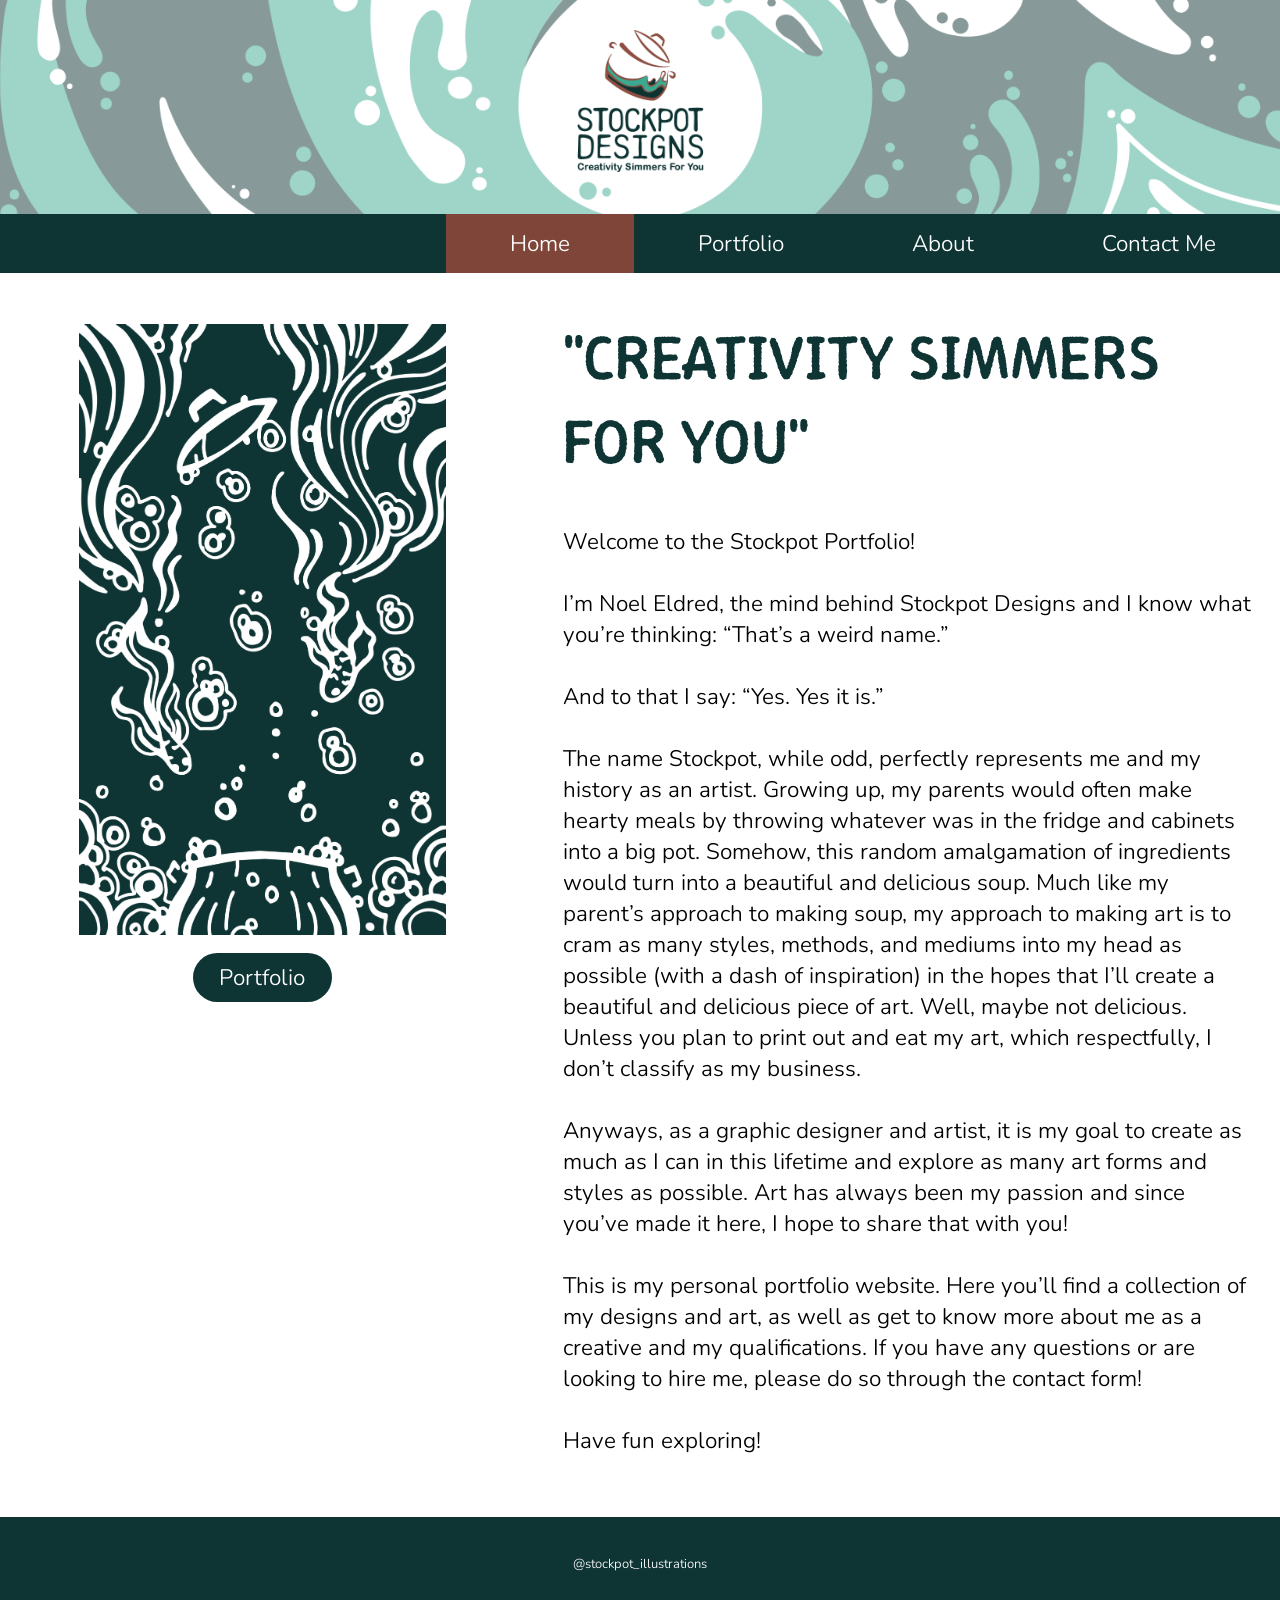
<file: index.html>
<!DOCTYPE html>
<html lang="en">
    <head>
        <meta charset="UTF-8">
        <meta name="description" content="At Stockpot Designs, Creativity Simmers for you. This is a graphic design portfolio site where you can view designs from Noel Eldred and contact her for further inquiries.">
        <meta name="keywords" content="Graphic Design, Portfolio, Stockpot Designs, Design, Art">
        <meta name="author" content="Noel Eldred">
        <meta name=viewport content="width=device-width, initial-scale=1">
        <title>Homepage</title>
        <link rel="icon" type="image/x-icon" href="Stockpot%20Favicon.png">
        <link rel="stylesheet" href="styles.css">
        <link rel="preconnect" href="https://fonts.googleapis.com">
<link rel="preconnect" href="https://fonts.gstatic.com" crossorigin>
<link href="https://fonts.googleapis.com/css2?family=Nunito:ital,wght@0,200..1000;1,200..1000&family=Winky+Rough:ital,wght@0,300..900;1,300..900&display=swap" rel="stylesheet">
    </head>
    <body>
        <div class="logo">
            <header><a href="index.html"><img src="Stockpot Web Banner.png" alt="Stockpot Designs Logo and Top Banner"></a></header></div>
        <nav>
              <ul class="nav">
            <li class="#"> <a href="Contactpage.html">Contact Me</a></li>
            <li class="#"> <a href="Aboutpage.html">About</a></li>
            <li class="dropdown">
    <a href="javascript:void(0)" class="dropbtn">Portfolio</a>
    <div class="dropdown-content">
      <a href="Projectportpage.html">Projects</a>
      <a href="Logoportpage.html">Logo Collection</a>
    </div>
  </li>
            <li class="active"> <a href="index.html">Home</a></li>
        </ul> 
        </nav>
        <div class="section">
        <h1>"CREATIVITY
        SIMMERS
        FOR YOU"
        </h1>
        <p>
            Welcome to the Stockpot Portfolio!<br>
            <br>
            I’m Noel Eldred, the mind behind Stockpot Designs and I know what you’re thinking: “That’s a weird name.”<br>
            <br>
            And to that I say: “Yes. Yes it is.”<br>
            <br>
            The name Stockpot, while odd, perfectly represents me and my history as an artist. Growing up, my parents would often make hearty meals by throwing whatever was in the fridge and cabinets into a big pot. Somehow, this random amalgamation of ingredients would turn into a beautiful and delicious soup. Much like my parent’s approach to making soup, my approach to making art is to cram as many styles, methods, and mediums into my head as possible (with a dash of inspiration) in the hopes that I’ll create a beautiful and delicious piece of art. Well, maybe not delicious. Unless you plan to print out and eat my art, which respectfully, I don’t classify as my business.<br>
            <br>
            Anyways, as a graphic designer and artist, it is my goal to create as much as I can in this lifetime and explore as many art forms and styles as possible. Art has always been my passion and since you’ve made it here, I hope to share that with you!<br>
            <br>
            This is my personal portfolio website. Here you’ll find a collection of my designs and art, as well as get to know more about me as a creative and my qualifications. If you have any questions or are looking to hire me, please do so through the contact form!<br>
            <br>
            Have fun exploring!
            
            </p></div>
        <div class="aside">
        <img src="Homepage%20Deco%20Image-01.jpg" alt="A lithographic illustration of two fish swimming down to a stockpot">
            <div class="no-underline"><a href="Projectportpage.html"><button class="button">Portfolio</button></a></div>
        </div>
        <footer>@stockpot_illustrations</footer>
    </body>
</html>
</file>
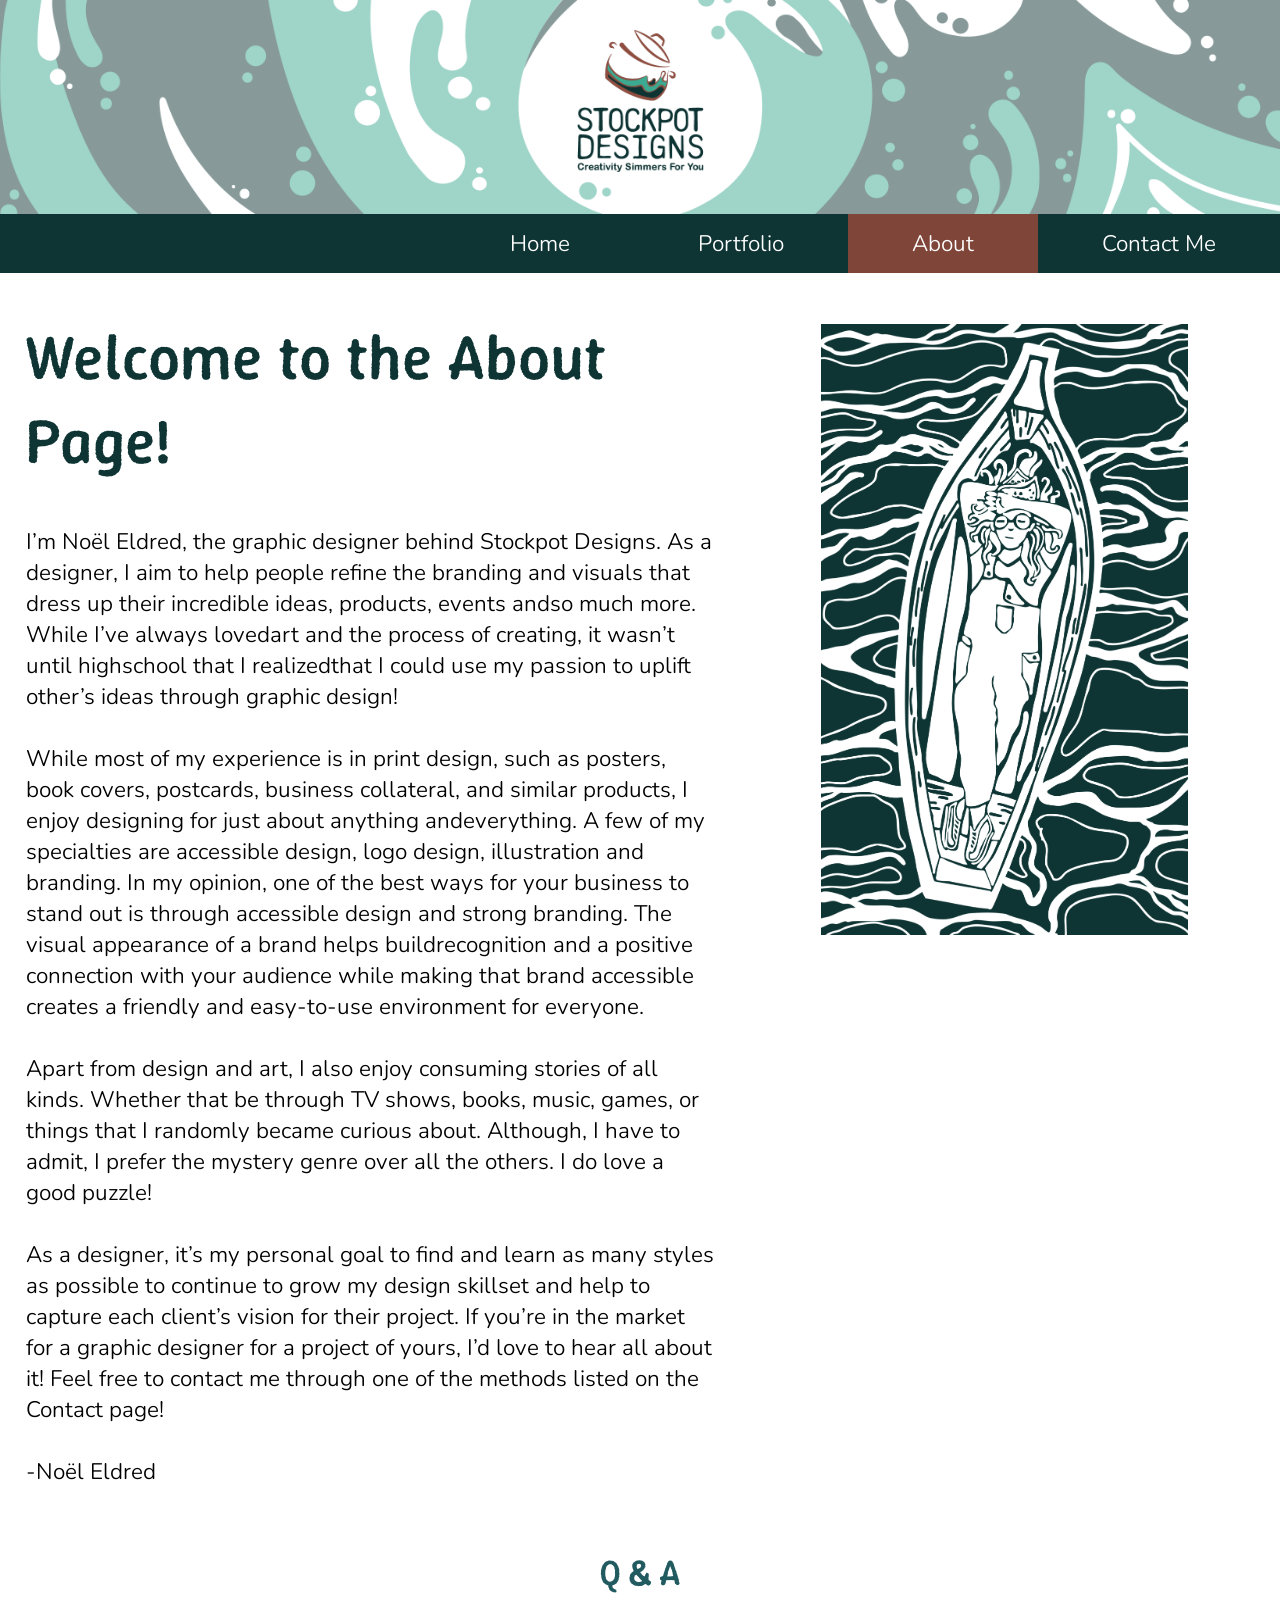
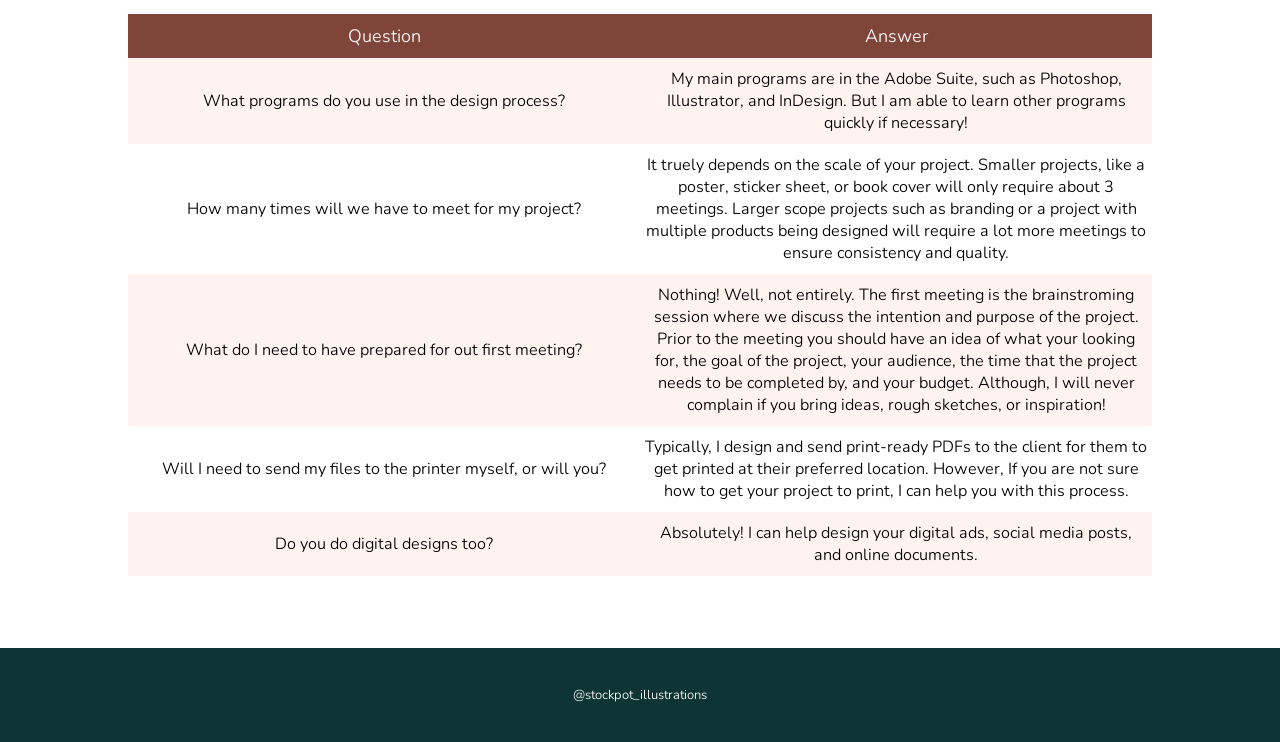
<file: Aboutpage.html>
<!DOCTYPE html>
<html lang="en">
    <head>
        <meta charset="UTF-8">
        <meta name="description" content="Want to know more about the mind behind Stockpot Designs. Read more about Noel Eldred's inspiration, hobbies, and artistic background.">
        <meta name="keywords" content="Graphic Design, Portfolio, Stockpot Designs, QnA, About">
        <meta name="author" content="Noel Eldred">
        <meta name=viewport content="width=device-width, initial-scale=1">
        <title>About Page</title>
        <link rel="icon" type="image/x-icon" href="Stockpot%20Favicon.png">
        <link rel="stylesheet" href="styles.css">
        <link rel="preconnect" href="https://fonts.googleapis.com">
<link rel="preconnect" href="https://fonts.gstatic.com" crossorigin>
<link href="https://fonts.googleapis.com/css2?family=Nunito:ital,wght@0,200..1000;1,200..1000&family=Winky+Rough:ital,wght@0,300..900;1,300..900&display=swap" rel="stylesheet">
    </head>
    <body>
        <div class="logo">
            <header><a href="Homepage.html"><img src="Stockpot Web Banner.png" alt="Stockpot Designs Logo and Web Banner"></a></header></div>
        <nav>
              <ul class="nav">
            <li class="#"> <a href="Contactpage.html">Contact Me</a></li>
            <li class="active"> <a href="Aboutpage.html">About</a></li>
            
            <li class="dropdown">
    <a href="javascript:void(0)" class="dropbtn">Portfolio</a>
    <div class="dropdown-content">
      <a href="Projectportpage.html">Projects</a>
      <a href="Logoportpage.html">Logo Collection</a>
    </div>
  </li>
            <li class="#"> <a href="index.html">Home</a></li>
        </ul> 
        </nav>
        <div class="aboutsection">
        <h1>Welcome to the About Page!</h1>
        <p>
        I’m Noël Eldred, the graphic designer behind Stockpot Designs. As a  
        designer, I aim to help people refine the branding and visuals that dress   
        up their incredible ideas, products, events andso much more. While I’ve   
        always lovedart and the process of creating, it wasn’t until highschool   
        that I realizedthat I could use my passion to uplift other’s ideas through 
        graphic design!<br>
        <br> 
        While most of my experience is in print design, such as posters, book 
        covers, postcards, business collateral, and similar products, I enjoy 
        designing for just about anything andeverything. A few of my specialties
        are accessible design, logo design, illustration and branding. In my
        opinion, one of the best ways for your business to stand out is through
        accessible design and strong branding. The visual appearance of a brand 
        helps buildrecognition and a positive connection with your audience while 
        making that brand accessible creates a friendly and easy-to-use environment
        for everyone.<br>
        <br>
        Apart from design and art, I also enjoy consuming stories of all kinds.
        Whether that be through TV shows, books, music, games, or things that I 
        randomly became curious about. Although, I have to admit, I prefer the
        mystery genre over all the others. I do love a good puzzle!<br>
        <br>
        As a designer, it’s my personal goal to find and learn as many styles as 
        possible to continue to grow my design skillset and help to capture each 
        client’s vision for their project. If you’re in the market for a graphic 
        designer for a project of yours, I’d love to hear all about it! Feel free to
        contact me through one of the methods listed on the Contact page!<br>
        <br>
        -Noël Eldred
        </p>
        </div>
        <div class="aside">
        <img src="Aboutpage%20Deco%20Image-01.jpg" alt="A lithographic illustration of the designer floating in a boat">
        </div>
        <table>
        <caption>Q & A</caption>
            <tr styles=background-color:#7F4539; width:100px;>
                <th style="width:40vw">Question</th>
                <th style="width:40vw">Answer</th>
            </tr>
            <tr>
                <td >What programs do you use in the design process?</td>
                <td>My main programs are in the Adobe Suite, such as Photoshop, Illustrator, and InDesign. But I am able to learn other programs quickly if necessary!</td> 
            </tr>
            <tr>
                <td >How many times will we have to meet for my project?</td>
                <td>It truely depends on the scale of your project. Smaller projects, like a poster, sticker sheet, or book cover will only require about 3 meetings. Larger scope projects such as branding or a project with multiple products being designed will require a lot more meetings to ensure consistency and quality.</td> 
            </tr>
            <tr>
                <td >What do I need to have prepared for out first meeting?</td>
                <td>Nothing! Well, not entirely. The first meeting is the brainstroming session where we discuss the intention and purpose of the project. Prior to the meeting you should have an idea of what your looking for, the goal of the project, your audience, the time that the project needs to be completed by, and your budget. Although, I will never complain if you bring ideas, rough sketches, or inspiration! </td> 
            </tr>
            <tr>
                <td >Will I need to send my files to the printer myself, or will you?</td>
                <td>Typically, I design and send print-ready PDFs to the client for them to get printed at their preferred location. However, If you are not sure how to get your project to print, I can help you with this process.</td> 
            </tr>
            <tr>
                <td >Do you do digital designs too?</td>
                <td>Absolutely! I can help design your digital ads, social media posts, and online documents.</td> 
            </tr>
        </table>
        <footer>@stockpot_illustrations</footer>
    </body>
</html>
</file>
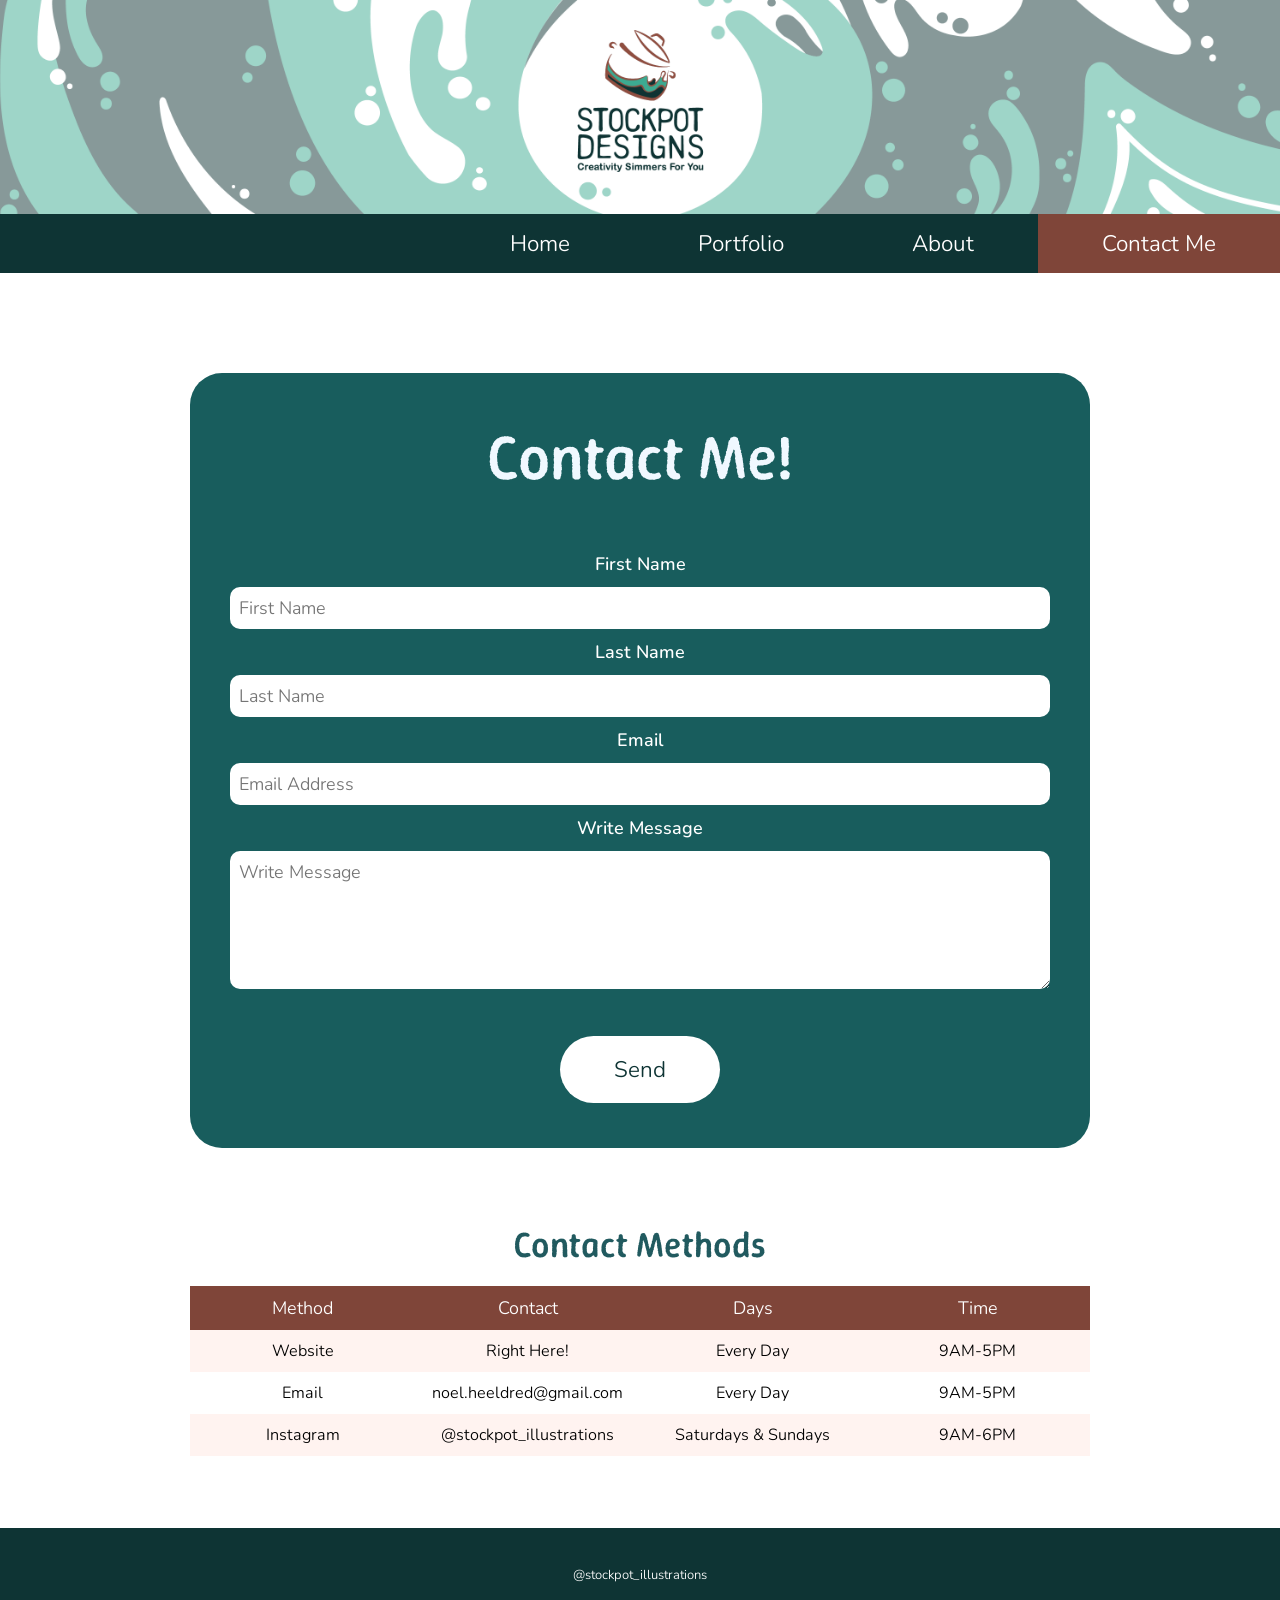
<file: Contactpage.html>
<!DOCTYPE html>
<html lang="en">
    <head>
       <meta charset="UTF-8">
        <meta name="description" content="Contact Stockpot Designs foor further inquiries. Feel free to ask design questions, ask for a qoute, set up an initial meeting for a project, and so much more.">
        <meta name="keywords" content="Graphic Design, Portfolio, Stockpot Designs, Design, Contact">
        <meta name="author" content="Noel Eldred">
        <meta name=viewport content="width=device-width, initial-scale=1">
        <title>Contact Page</title>
        <link rel="icon" type="image/x-icon" href="Stockpot%20Favicon.png">
        <link rel="stylesheet" href="styles.css">
        <link rel="preconnect" href="https://fonts.googleapis.com">
<link rel="preconnect" href="https://fonts.gstatic.com" crossorigin>
<link href="https://fonts.googleapis.com/css2?family=Nunito:ital,wght@0,200..1000;1,200..1000&family=Winky+Rough:ital,wght@0,300..900;1,300..900&display=swap" rel="stylesheet">
    </head>
    <body>
        <div class="logo">
            <header><a href="index.html"><img src="Stockpot Web Banner.png" alt="Stockpot Designs Logo and Top Banner"></a></header></div>
        <nav>
              <ul class="nav">
            <li class="active"> <a href="Contactpage.html">Contact Me</a></li>
            <li class="#"> <a href="Aboutpage.html">About</a></li>
            <li class="dropdown">
    <a href="javascript:void(0)" class="dropbtn">Portfolio</a>
    <div class="dropdown-content">
      <a href="Projectportpage.html">Projects</a>
      <a href="Logoportpage.html">Logo Collection</a>
    </div>
  </li>
            <li class="#"> <a href="index.html">Home</a></li>
        </ul> 
        </nav>
        <form action="welcome.php" method="post"> 
    <h1 style="text-align-last: center; color:aliceblue;">Contact Me!</h1>
    <label for="firstname">First Name</label>
    <input type="text" id="firstname" name="first name" placeholder="First Name" autocomplete="off" required>
    <label for="lastname">Last Name</label>
    <input type="text" id="lastname" name="last name" placeholder="Last Name" autocomplete="off" required>
    <label for="email">Email</label>
    <input type="email" id="email" name="email" placeholder="Email Address" autocomplete="off" required>
    <label for="message">Write Message</label>
    <textarea rows="5" cols="60" id="message" name="Message" placeholder="Write Message" autocomplete="off" required></textarea>
    <button class="buttonform" type="submit">Send</button>
    </form>
        
        <table>
            <caption>Contact Methods</caption>
            <tr styles=background-color:#7F4539;>
                <th>Method</th>
                <th>Contact</th>
                <th>Days</th>
                <th>Time</th>
                
            </tr>
            <tr>
                <td >Website</td>
                <td>Right Here!</td>
                <td>Every Day</td>
                <td>9AM-5PM</td>
                
            </tr>
            <tr>
                <td>Email</td>
                <td>noel.heeldred@gmail.com</td>
                <td>Every Day</td>
                <td>9AM-5PM</td>
            </tr>
        
            <tr>
                <td >Instagram</td>
                <td>@stockpot_illustrations</td>
                <td>Saturdays & Sundays</td>
                <td>9AM-6PM</td>
                
            </tr>
        </table>
        <footer>@stockpot_illustrations</footer>
    </body>
</html>
</file>
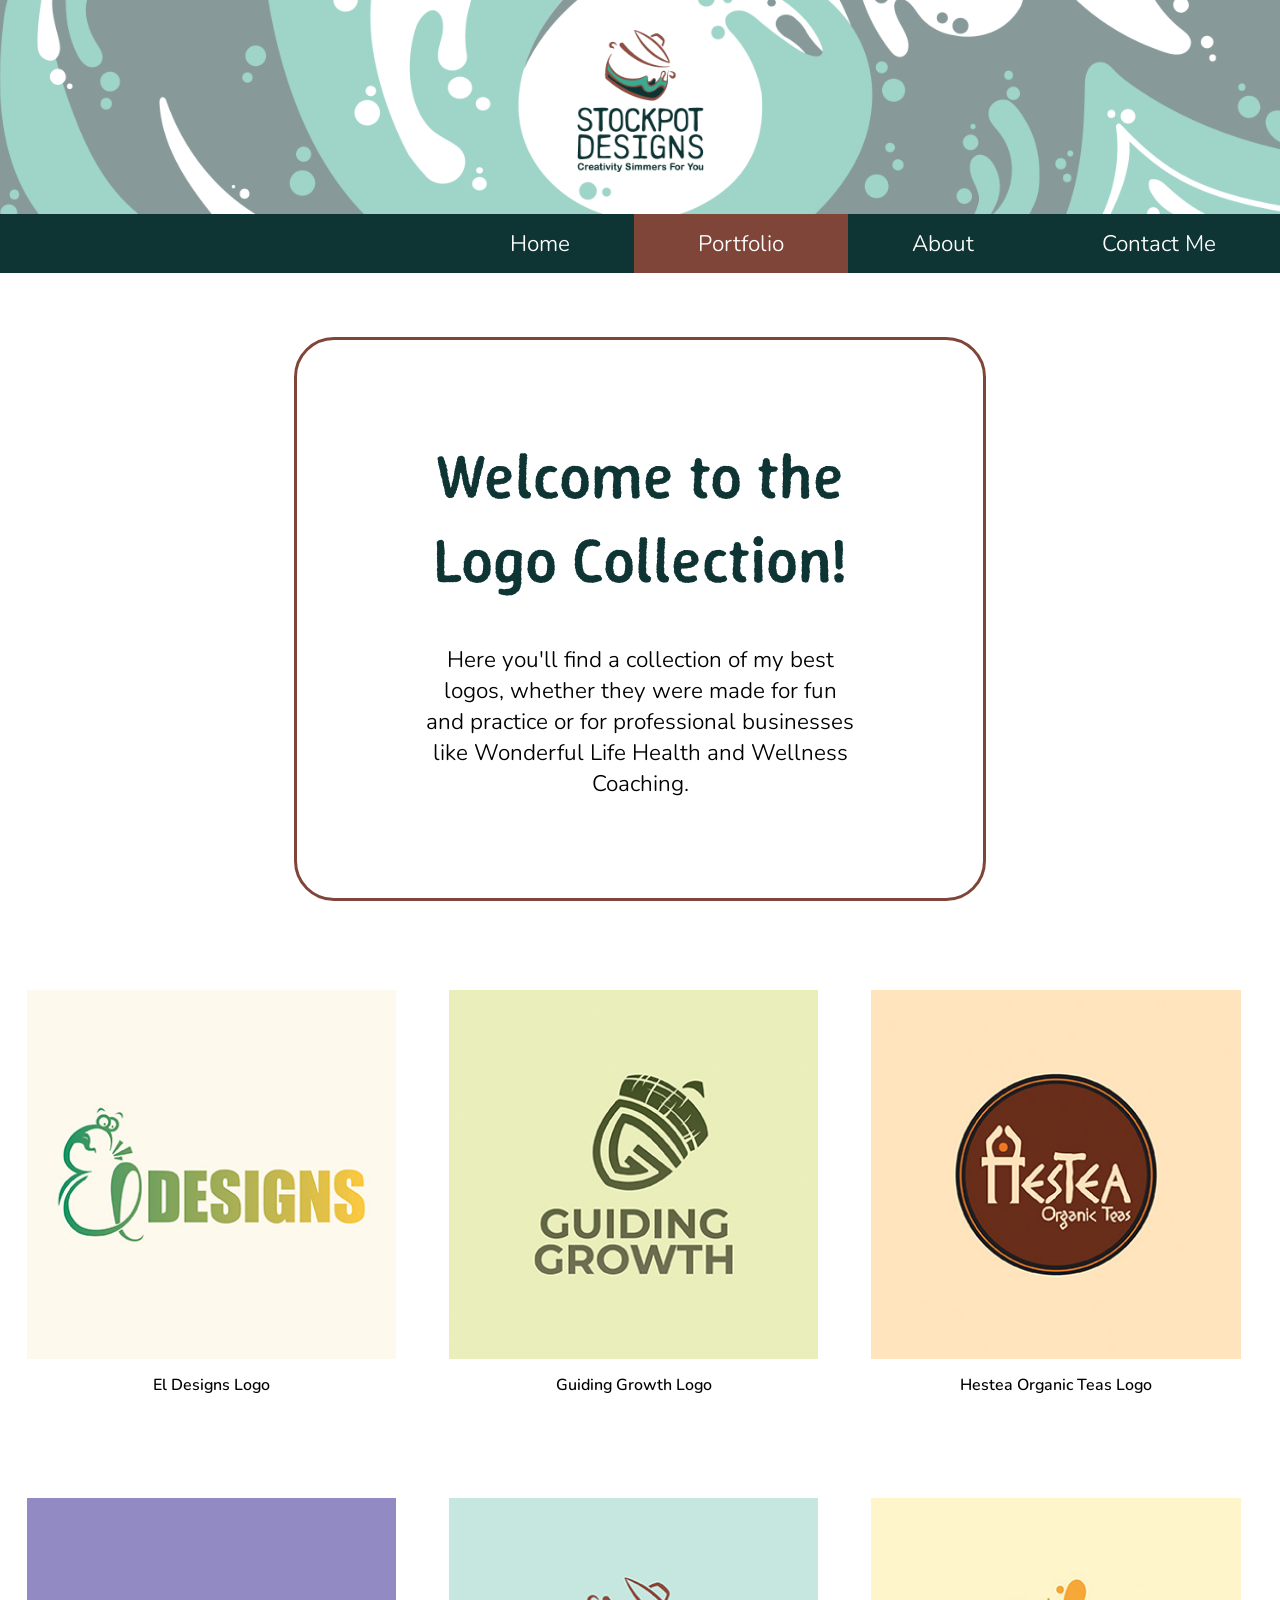
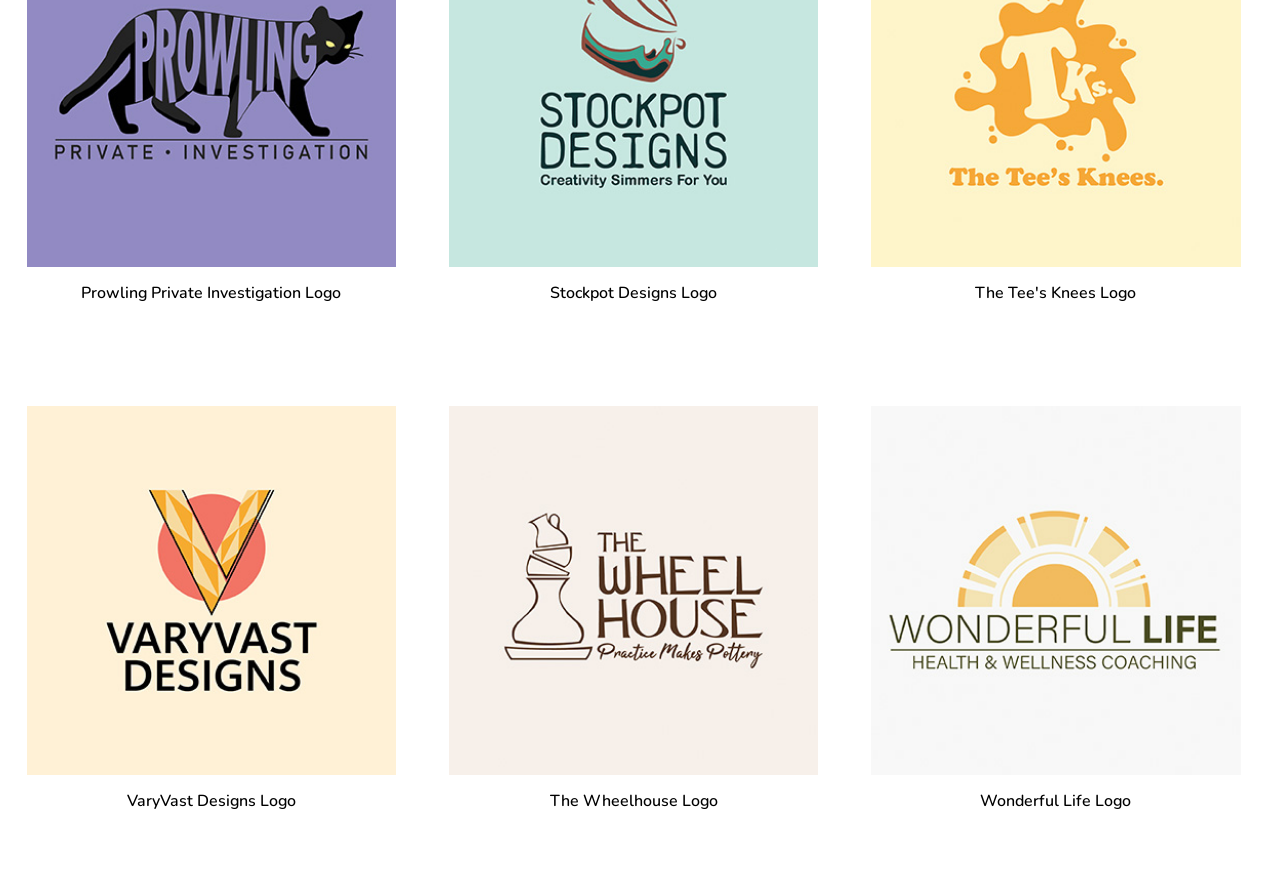
<file: Logoportpage.html>
<!DOCTYPE html>
<html lang="en">
    <head>
        <meta charset="UTF-8">
        <meta name="description" content="Welome to the Stockpot Designs Logo Collection! Here you'll find a selecion of various logos made for a wide arrange of businesses, from Health Coaching to Candle Companies.">
        <meta name="keywords" content="Graphic Design, Portfolio, Stockpot Designs, Logos, Logo Designs">
        <meta name="author" content="Noel Eldred">
      <meta name=viewport content="width=device-width, initial-scale=1">
        <title>Project Portfolio Page</title>
      <link rel="icon" type="image/x-icon" href="Stockpot%20Favicon.png">
        <link rel="stylesheet" href="styles.css">
        <link rel="preconnect" href="https://fonts.googleapis.com">
<link rel="preconnect" href="https://fonts.gstatic.com" crossorigin>
<link href="https://fonts.googleapis.com/css2?family=Nunito:ital,wght@0,200..1000;1,200..1000&family=Winky+Rough:ital,wght@0,300..900;1,300..900&display=swap" rel="stylesheet">
    </head>
    <body>
<div class="logo">
            <header><a href="index.html"><img src="Stockpot Web Banner.png" alt="Stockpot Designs Logo and Top Banner"></a></header></div>
        <nav>
              <ul class="nav">
            <li class="#"> <a href="Contactpage.html">Contact Me</a></li>
            <li class="#"> <a href="Aboutpage.html">About</a></li>
            <li class="dropdown">
    <a href="javascript:void(0)" class="dropbtn, active">Portfolio</a>
    <div class="dropdown-content">
      <a href="Projectportpage.html">Projects</a>
      <a href="Logoportpage.html">Logo Collection</a>
    </div>
  </li>
            <li class="#"> <a href="index.html">Home</a></li>
        </ul> 
        </nav>
        <div class="portfolio">
        <h1>Welcome to the Logo Collection!</h1>
        <p>Here you'll find a collection of my best logos, whether they were made for fun and practice or for professional businesses like Wonderful Life Health and Wellness Coaching.
            </p>
    </div>
    
    <div class="logogrid">
  <div class="gallery">
    <a target="_blank" href="LogoED.jpg">
      <img src="LogoED.jpg" alt="A green and yellow gradient logo showing the letters 'EL' as an animated doodle">
    </a>
    <div class="desc">El Designs Logo</div>
  </div>
</div>

<div class="logogrid">
  <div class="gallery">
    <a target="_blank" href="LogoGG.jpg">
      <img src="LogoGG.jpg" alt="A symbol resembling an acorn that is being formed by two G's">
    </a>
    <div class="desc">Guiding Growth Logo</div>
  </div>
</div>

<div class="logogrid">
  <div class="gallery">
    <a target="_blank" href="LogoHT.jpg">
      <img src="LogoHT.jpg" alt="A brown circle that has Hestia written inside. The H has been replaced with the greek symbol representing the goddess, Hestia">
    </a>
    <div class="desc">Hestea Organic Teas Logo</div>
  </div>
</div>

<div class="logogrid">
  <div class="gallery">
    <a target="_blank" href="LogoPPI.jpg">
      <img src="LogoPPI.jpg" alt="A black cat walking to the right. 'Prowling' is written on the cat in purple">
    </a>
    <div class="desc">Prowling Private Investigation Logo</div>
  </div>
</div>

<div class="logogrid">
  <div class="gallery">
    <a target="_blank" href="LogoSPD.jpg">
      <img src="LogoSPD.jpg" alt="'Stockpot Designs Creativity Simmers For You' with a tipping pot about to spill water">
    </a>
    <div class="desc">Stockpot Designs Logo</div>
  </div>
</div>
        
<div class="logogrid">
  <div class="gallery">
    <a target="_blank" href="LogoTK.jpg">
      <img src="LogoTK.jpg" alt="The letters 'TKS' are hollowed out of a yellow splatter of paint">
    </a>
    <div class="desc">The Tee's Knees Logo</div>
  </div>
</div>
        
<div class="logogrid">
  <div class="gallery">
    <a target="_blank" href="LogoVVD.jpg">
      <img src="LogoVVD.jpg" alt="Two yellow V's slotted together to create a larger V, all on top of a red circle">
    </a>
    <div class="desc">VaryVast Designs Logo</div>
  </div>
</div>
        
<div class="logogrid">
  <div class="gallery">
    <a target="_blank" href="LogoWH.jpg">
      <img src="LogoWH.jpg" alt="A stack of five uneven pottery pieces next to the words: The Wheelhouse, Practice Makes Pottery">
    </a>
    <div class="desc">The Wheelhouse Logo</div>
  </div>
</div>
        
<div class="logogrid">
  <div class="gallery">
    <a target="_blank" href="LogoWL.jpg">
      <img src="LogoWL.jpg" alt="Half of a golden yellow sun emiting rays over top of the words: Wonderful Life, Health and Wellnes Coaching">
    </a>
    <div class="desc">Wonderful Life Logo</div>
  </div>
</div>
<div class="clearfix"></div>
</body>
</html>
</file>
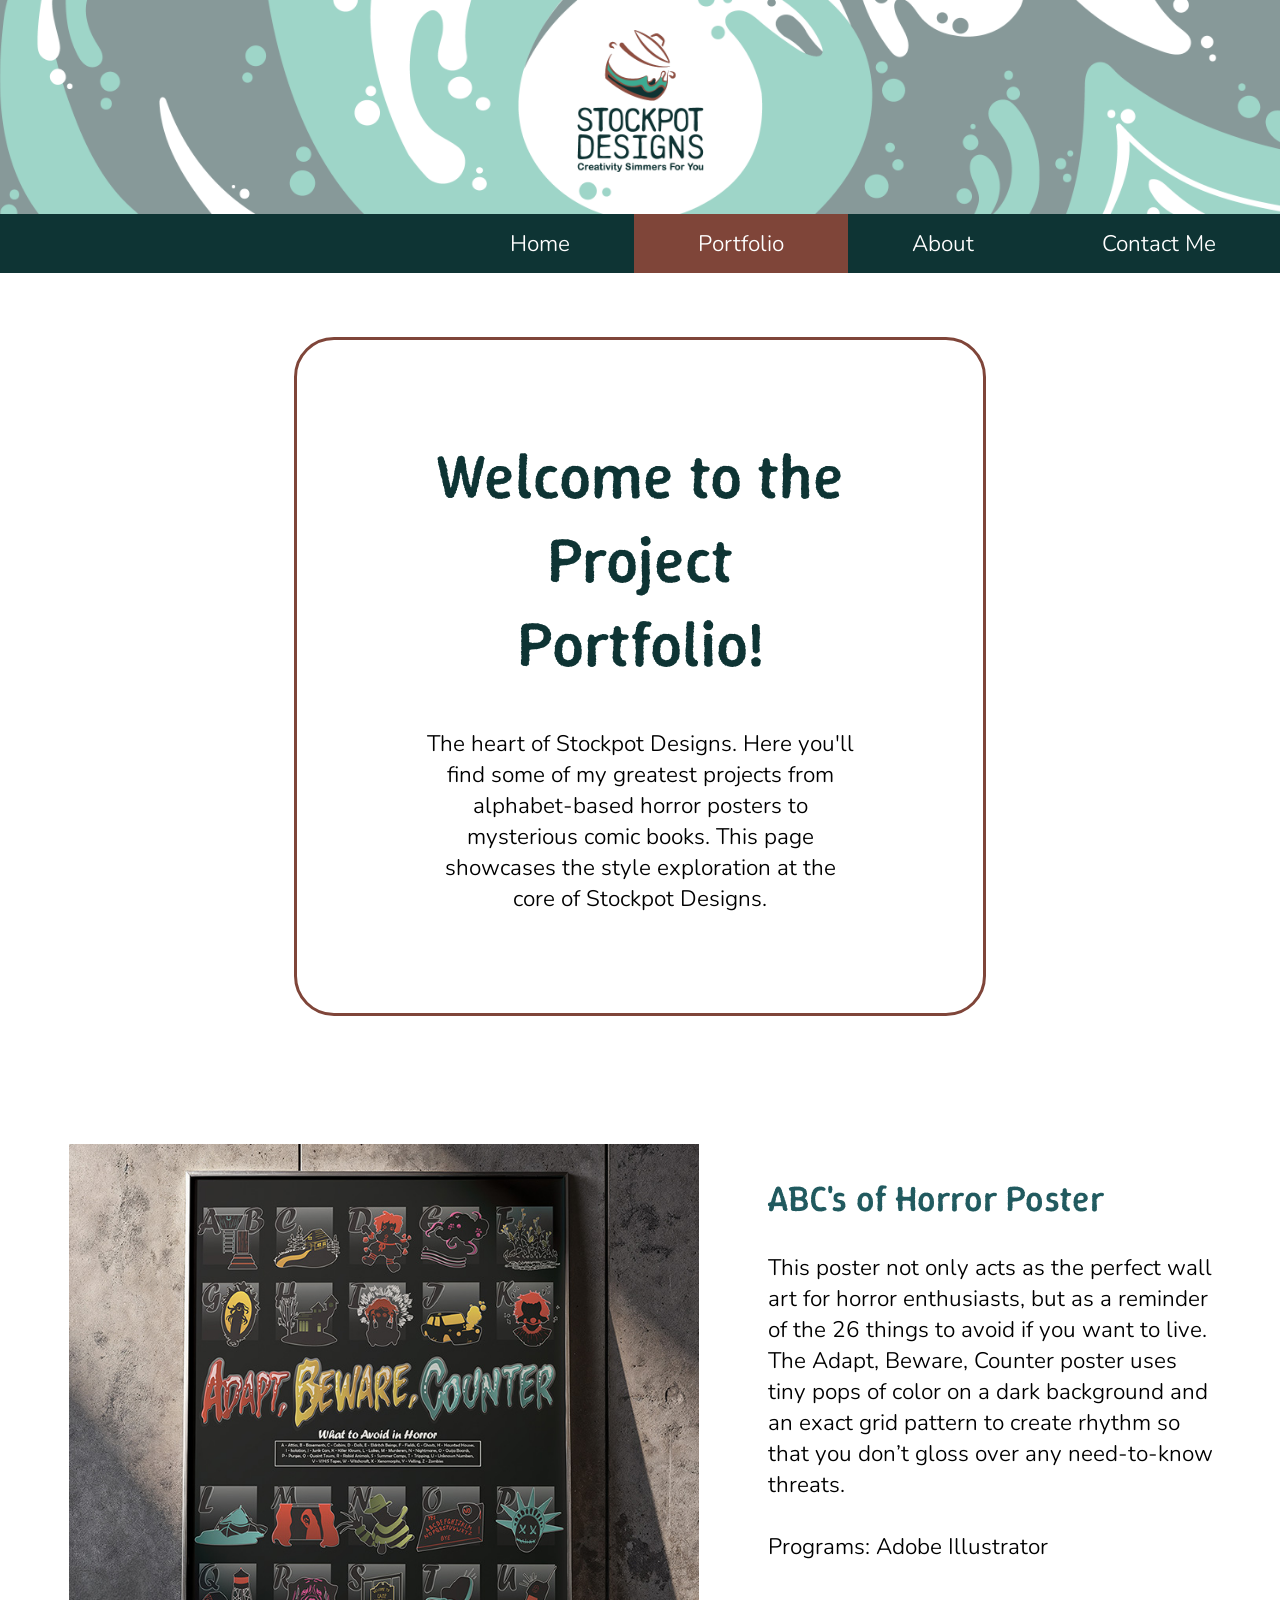
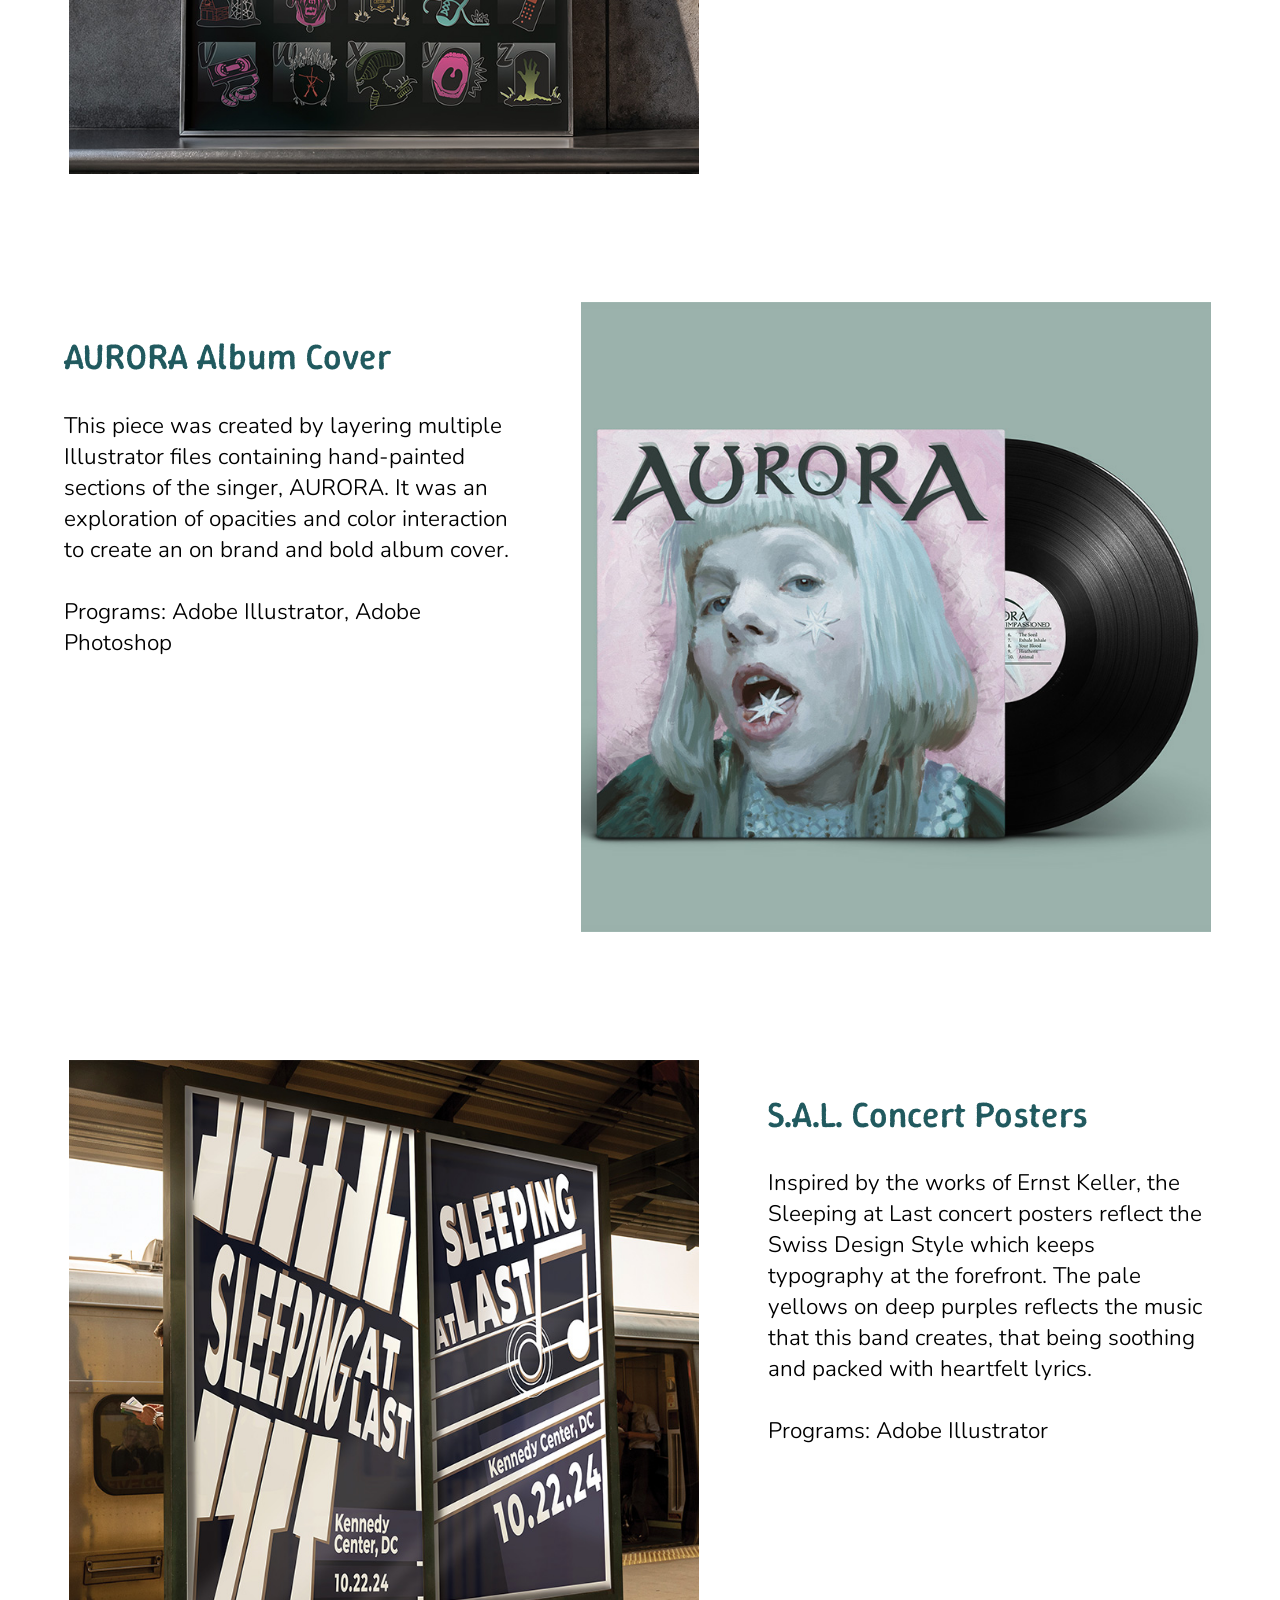
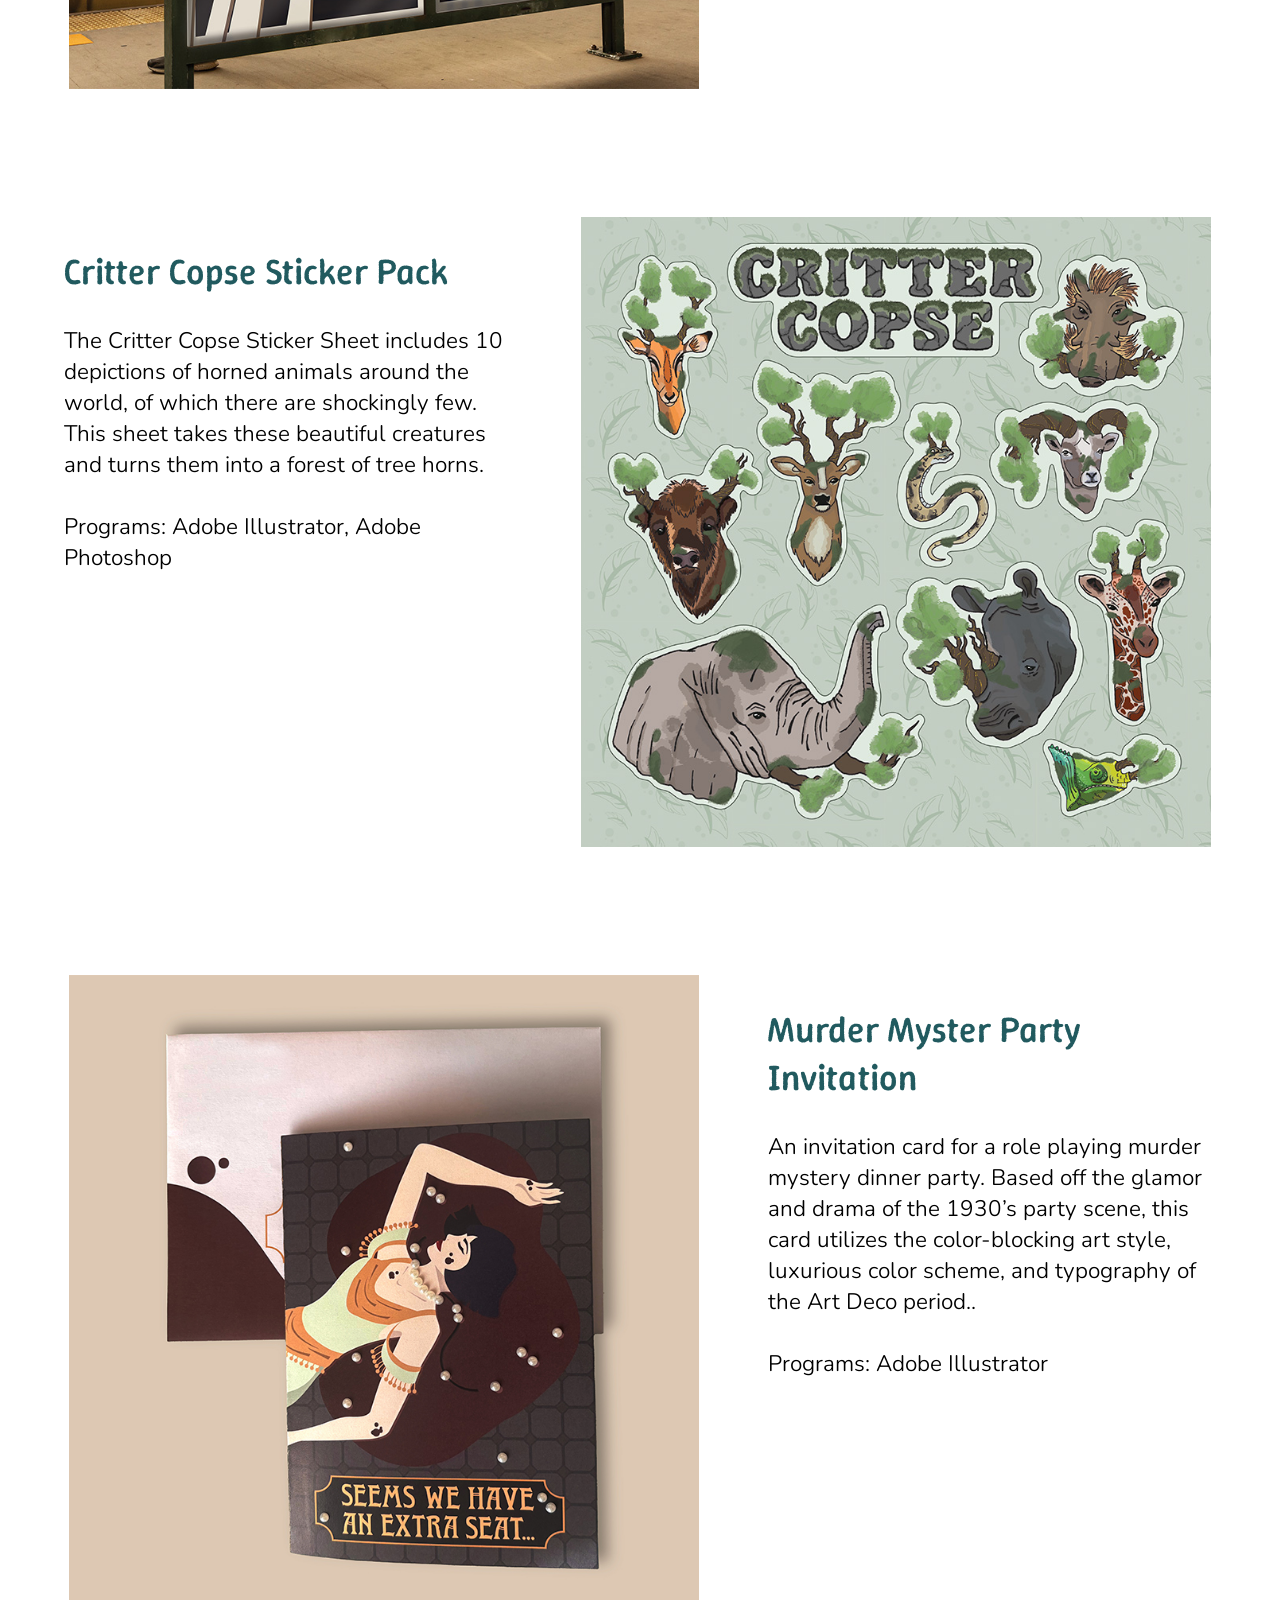
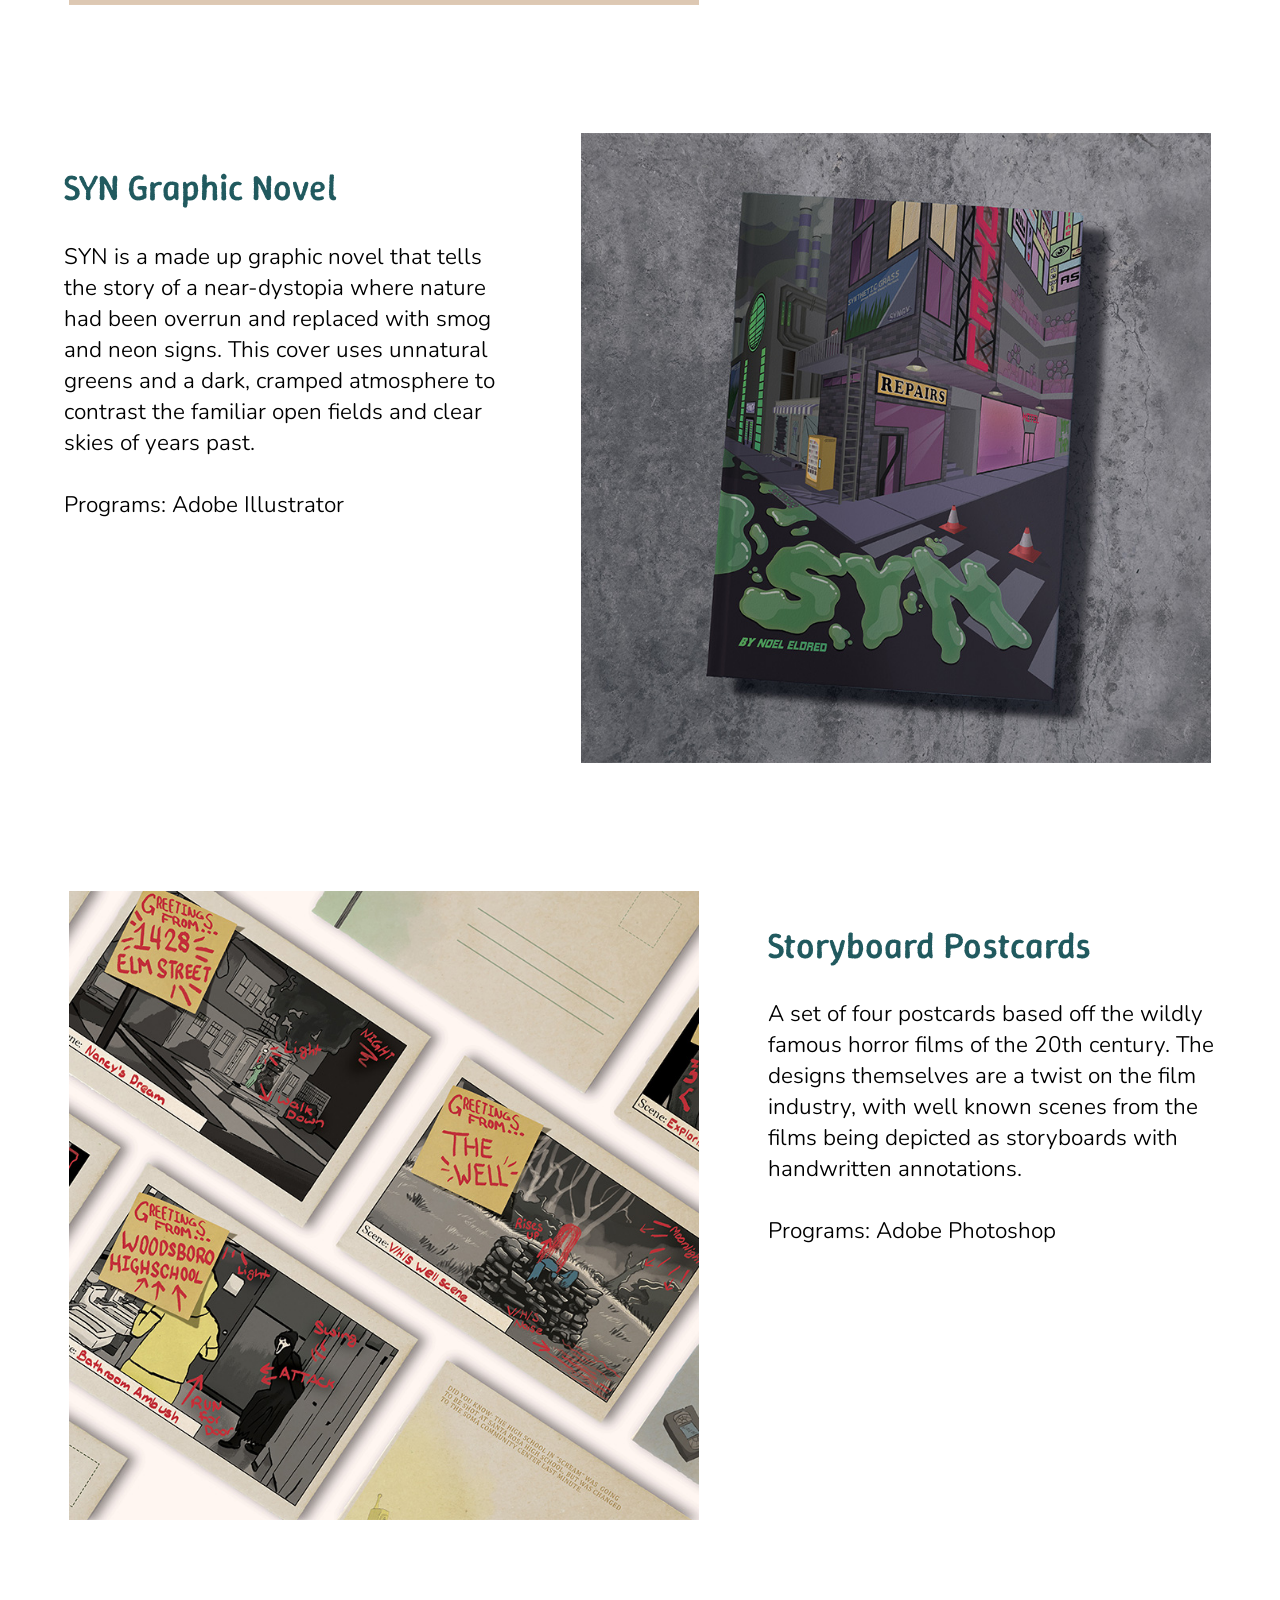
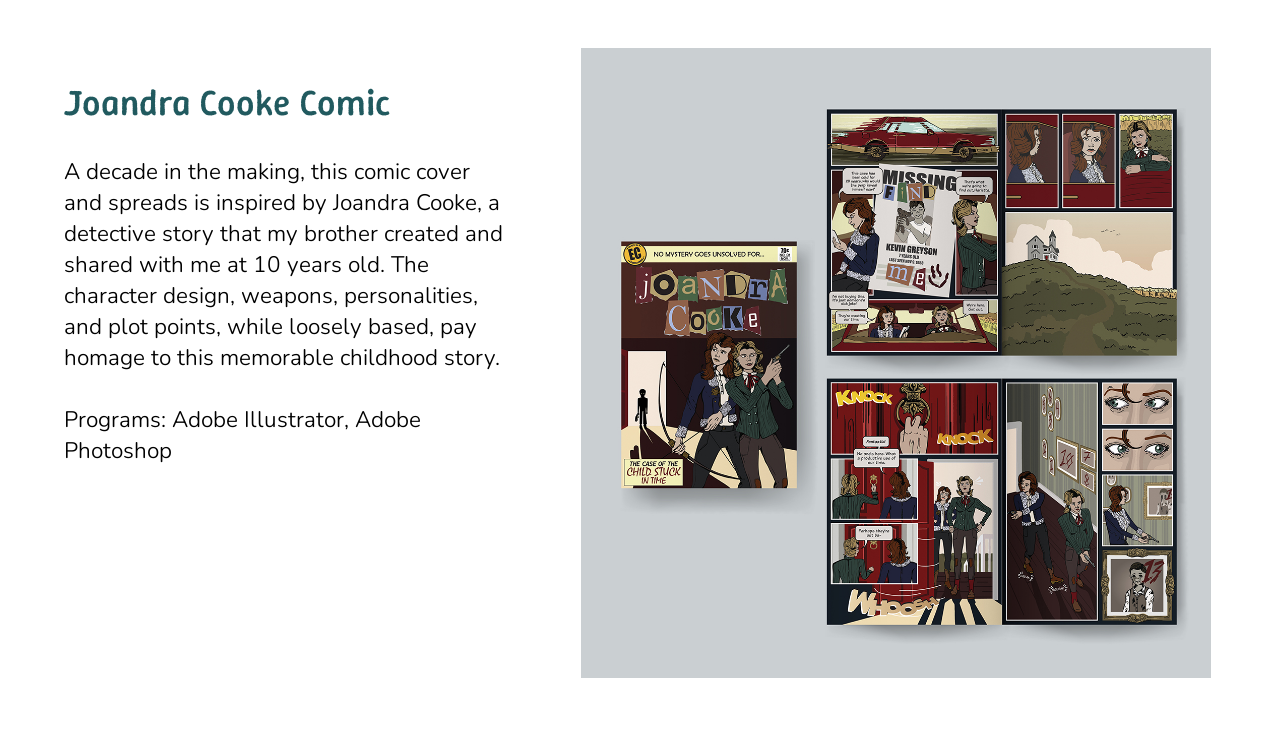
<file: Projectportpage.html>
<!DOCTYPE html>
<html lang="en">
    <head>
        <meta charset="UTF-8">
        <meta name="description" content="Welome to the Stockpot Designs Project Portfolio! Here you'll find some of my best projects, from decorative posters to high quality book covers.">
        <meta name="keywords" content="Graphic Design, Portfolio, Stockpot Designs">
        <meta name="author" content="Noel Eldred">
        <meta name=viewport content="width=device-width, initial-scale=1">
        <title>Project Portfolio Page</title>
        <link rel="icon" type="image/x-icon" href="Stockpot%20Favicon.png">
        <link rel="stylesheet" href="styles.css">
        <link rel="preconnect" href="https://fonts.googleapis.com">
<link rel="preconnect" href="https://fonts.gstatic.com" crossorigin>
<link href="https://fonts.googleapis.com/css2?family=Nunito:ital,wght@0,200..1000;1,200..1000&family=Winky+Rough:ital,wght@0,300..900;1,300..900&display=swap" rel="stylesheet">
    </head>
    <body>
        <div class="logo">
            <header><a href="index.html"><img src="Stockpot Web Banner.png" alt="Stockpot Designs Logo and Top Banner"></a></header></div>
        <nav>
              <ul class="nav">
            <li class="#"> <a href="Contactpage.html">Contact Me</a></li>
            <li class="#"> <a href="Aboutpage.html">About</a></li>
            <li class="dropdown">
    <a href="javascript:void(0)" class="dropbtn, active">Portfolio</a>
    <div class="dropdown-content">
      <a href="Projectportpage.html">Projects</a>
      <a href="Logoportpage.html">Logo Collection</a>
    </div>
  </li>
            <li class="#"> <a href="index.html">Home</a></li>
        </ul> 
        </nav>
        
        <div class="portfolio">
        <h1>Welcome to the Project Portfolio!</h1>
        <p>The heart of Stockpot Designs. Here you'll find some of my greatest projects from alphabet-based horror posters to mysterious comic books. This page showcases the style exploration at the core of Stockpot Designs.
            </p>
    </div>
    
    <div class="Portimgleft"><img src="ABCHorror.jpg" alt="A decorative poster depicting different horror elements in an alphabetical grid"></div>
    <div class="portinforight">
        <h2>ABC's of Horror Poster</h2>
        <p>This poster not only acts as the perfect wall art for horror enthusiasts, but as a reminder of the 26 things to avoid if you want to live. 
            The Adapt, Beware, Counter poster  uses tiny pops of color on a dark background and an exact grid pattern to create rhythm so that you don’t 
            gloss over any need-to-know threats.<br>
        <br>
        Programs: Adobe Illustrator
        </p>
        </div>
        
    <div class="Portimgright"><img src="AuroraAlbumCover.jpg" alt="An album cover with the singer, AURORA, sticking her tongue out and a light pink background"></div>
    <div class="portinfoleft">
        <h2>AURORA Album Cover</h2>
        <p>This piece was created by layering multiple Illustrator 
            files containing hand-painted sections of the singer, AURORA. It was an exploration 
            of opacities and color interaction to create an on brand and bold album cover. <br>
        <br>
        Programs: Adobe Illustrator, Adobe Photoshop
        </p>
        </div>
        
        <div class="Portimgleft"><img src="SwissPosters.jpg" alt="Two yellow and purple posters advertising a concert for the band, Sleeping At Last"></div>
    <div class="portinforight">
        <h2>S.A.L. Concert Posters</h2>
        <p>Inspired by the works of Ernst Keller, the Sleeping at Last concert posters reflect the Swiss Design Style which keeps typography at the forefront. 
            The pale yellows on deep purples reflects the music that this band creates, that being soothing and packed with heartfelt lyrics.<br>
        <br>
        Programs: Adobe Illustrator
        </p>
        </div>
        
        <div class="Portimgright"><img src="StickerPack.jpg" alt="Eleven stickers showing animals with horns resembling bonsai trees"></div>
    <div class="portinfoleft">
        <h2>Critter Copse Sticker Pack</h2>
        <p>The Critter Copse Sticker Sheet includes 10 depictions of horned animals around the world, of which there are shockingly 
            few. This sheet takes these beautiful creatures and turns them into a forest of tree horns. <br>
        <br>
        Programs: Adobe Illustrator, Adobe Photoshop
        </p>
        </div>
        
        <div class="Portimgleft"><img src="MMDPInvitation.jpg" alt="A folded card and envelope with red and gold motifs"></div>
    <div class="portinforight">
        <h2>Murder Myster Party Invitation</h2>
        <p>An invitation card for a role playing murder mystery dinner party. Based off the glamor and drama of the 1930’s party scene, this card utilizes
            the color-blocking art style, luxurious color scheme, and typography of the Art Deco period..<br>
        <br>
        Programs: Adobe Illustrator
        </p>
        </div>
        
        <div class="Portimgright"><img src="SYNGraphicNovel.jpg" alt="A cover for a graphic novel depicts a cyberpunk city overrun by a green chemical"></div>
    <div class="portinfoleft">
        <h2>SYN Graphic Novel</h2>
        <p>SYN is a made up graphic novel that tells the story of a near-dystopia where nature had been overrun and replaced with smog and neon signs. 
            This cover uses unnatural greens and a dark, cramped atmosphere to contrast the familiar open fields and clear skies of years past.<br>
        <br>
        Programs: Adobe Illustrator
        </p>
        </div>
        
        <div class="Portimgleft"><img src="Storyboardpostcards.jpg" alt="Postcards depicting 4 horror films: Nightmare on Elm Street, Blair Witch, Scream, and The Ring"></div>
    <div class="portinforight">
        <h2>Storyboard Postcards</h2>
        <p>A set of four postcards based off the wildly famous horror films of the 20th century. The designs themselves are a twist on the 
            film industry, with well known scenes from the films being depicted as storyboards with handwritten annotations. <br>
        <br>
        Programs: Adobe Photoshop
        </p>
        </div>
        
        <div class="Portimgright"><img src="Comicspread.jpg" alt="A comic book cover and 4 pages about two detectives visiting an aboandoned house"></div>
    <div class="portinfoleft">
        <h2>Joandra Cooke Comic</h2>
        <p>A decade in the making, this comic cover and spreads is inspired by Joandra Cooke, a detective story that my brother created and 
            shared with me at 10 years old. The character design, weapons, personalities, and plot points, while loosely based, pay homage to this memorable childhood story.
<br>
        <br>
        Programs: Adobe Illustrator, Adobe Photoshop
        </p>
        </div>
    </body>
</html>
</file>
<file: styles.css>
body {
    margin: 0;
    padding: 0;
    overflow-x: hidden;
}
p {
    font-family: "Nunito", sans-serif;
  font-optical-sizing: auto;
  font-weight: 350;
  font-style: normal;
    font-size: 2.5vh;
    }
input, textarea {
    font-family: "Nunito", sans-serif;
  font-optical-sizing: auto;
  font-weight: 350;
  font-style: normal;
    font-size: 2.5vh;
}
ul li { 
   font-family: "Nunito", sans-serif;
  font-optical-sizing: auto;
  font-weight: 350;
  font-style: normal;
    font-size: 2.5vh;
 }

h1 {
    color: #0E3434;
    font-family: "Winky Rough", sans-serif;
    font-size: 7vh;
  font-optical-sizing: auto;
  font-weight: 500;
  font-style: normal;
}
.section{
    
    float:right;
    margin: 0 2%;
    padding-top: 0%;
    padding-bottom:3%;
    max-width: 54%;
    min-width:34%;
}
.aside{
    float:left;
    Margin-top:4%;
    margin-left: 3%;
    margin-right:3%;
    padding-bottom:3%;
    max-width: 35%;
    min-width:25%; 
}
.aboutsection{
    float:left;
    margin: 0 2%;
    padding-top: 0%;
    padding-bottom:3%;
    max-width: 54%;
    min-width:34%;
}

.portfolio{
    margin: auto;
    margin-top: 5%;
    margin-bottom: 5%;
    padding: 4% 10% 6% 10%;
    max-width: 54%;
    min-width:34%;
    position: relative;
    border:solid;
    border-color:#7F4539;
    border-radius: 40px;
    text-align: center;
}




@media screen and (max-width: 1100px) {
    .section{float:none;max-width:80%;align-content: center;margin:auto; padding:auto;overflow:hidden;}
    .aboutsection{float:none;max-width:80%;align-content: center;margin:auto; padding:auto;overflow:hidden;}
  .aside {float: none; max-width:80%;align-content: center;margin:auto; padding:auto;overflow:hidden;}   
}

.Portimgleft{
    
    float:left;
    width: 60%;
    margin-top: 5%;
    margin-bottom: 5%;
}

.Portimgright{
  float:right;
    width: 60%;
    margin-top: 5%;
    margin-bottom: 5%;  
}

.portinforight{
    float:right;
    width: 35%;
    margin-top: 5%;
    margin-bottom: 5%;
    margin-right: 5%;
}
.portinfoleft{
    float:left;
    width: 35%;
    margin-top: 5%;
    margin-bottom: 5%;
    margin-left: 5%;
}
@media screen and (max-width: 1000px) {
    .Portimgleft{float:none; margin:auto;width:90%;overflow:hidden;}
    .Portimgright{float:none;margin:auto;width:90%;overflow:hidden;}
    .portinforight{float:none;margin:auto;width:80%;margin-bottom: 20%;overflow:hidden;}
    .portinfoleft{float:none;margin:auto;width:80%;margin-bottom: 20%;overflow:hidden;}
    
}

img{
    width: 82%;
    height:100%;
    object-fit: contain;
    display: block;
  margin-left: auto;
  margin-right: auto;
}
.button{
    padding:2%;
    padding-left: 6%;
    padding-right: 6%;
    border-radius: 40px;
    border-style: none;
    font-family: "Nunito", sans-serif;
  font-optical-sizing: auto;
  font-weight: 350;
  font-style: normal;
    font-size: 2.5vh;
    background-color: #0E3434;
    margin-top: 4%;
    display: block;
  margin-left: auto;
  margin-right: auto;
     color:white;
}
.button:hover{
    transform: scale(1.1);
                background-color: #7F4539;
                transition: all 0.4s;
}
    
.no-underline a{text-decoration: none;}

h2 { 
font-family: "Winky Rough", sans-serif;
  font-optical-sizing: auto;
  font-weight: 500;
  font-style: normal;
    
    font-size: 4vh;  
    color: #215A5F;
}

h3 { 
font-family: "Winky Rough", sans-serif;
  font-optical-sizing: auto;
  font-weight: 500;
  font-style: normal;
}
header {
    width:150%;
    display: block;
    height: auto;
}
@media screen and (max-width: 600px){
    header{width:500%;overflow:hidden;}
  
}
.logo{
    display: grid;
    place-items: center;
    
}
ul.nav {
    list-style-type: none;
    margin:0;
    padding:0;
    overflow:hidden;
    background-color: #0E3434;
}
ul.nav li {
    
    float: right;}

ul.nav li a, .dropbtn {
    display: block;
    color: white;
    text-align: center;
    padding: 14px 64px;
    text-decoration: none;
}



.dropdown-content {
  display: none;
  position:absolute;
  background-color: #4f8a8a;
  width: 229.5px;
  box-shadow: 1px 8px 16px 1px rgba(0, 0, 0, 0.33);
  z-index: 1;
}

.dropdown-content a {
  color: black;
  padding: 12px 16px;
  text-decoration: none;
  
  text-align: left;
}

.dropdown-content a:hover {background-color: #215A5F;}

.dropdown:hover .dropdown-content {
  display: block;
} 

ul.nav li a:hover, .dropdown:hover .dropbtn:not(.active) {background-color: #185D5D}
.active {background-color: #7F4539}

@media screen and (max-width: 600px) {
  ul.nav li.right, 
  ul.nav li, .dropdown {float: none;overflow:hidden;}
    .dropdown-content {width: 100%;overflow:hidden;}
}
footer{
    
    width:100%;
    clear: both;
    margin-top: 5%;
                padding-bottom: 3%;
                padding-top: 3%;
                text-align-last: center;
                background-color: #0E3434;
                color: white;
               font-family: "Nunito", sans-serif;
  font-optical-sizing: auto;
  font-weight: 350;
  font-style: normal;
                font-size: small
            }


form{
                display: flex;
                flex-direction: column;
                gap: 10px;
                border: 1px transparent;
                max-width: 900px;
                border-radius: 2em;
                margin-top: 100px;
                margin-left:auto;
                margin-right:auto;
                margin-bottom: auto;
                
                background-color: #185D5D;
            }
@media screen and (max-width: 950px) {
    form{
        margin-bottom: 15%;
        margin-left:3%;
        margin-right:3%;
    }
}
label{
     font-family: "Nunito", sans-serif;
  font-optical-sizing: auto;
  font-weight: 550;
  font-style: normal;
    font-size: 2vh;
    color: white;
    text-align: center;
    
}
            input, textarea{
                font-size:large;
                margin: 1px 40px;
                border-radius: 10px;
                border-style: hidden;
                padding: 1%;
            }
            .buttonform{
                margin-bottom: 5%;
    padding:2%;
    padding-left: 6%;
    padding-right: 6%;
    border-radius: 40px;
    border-style: none;
    font-family: "Nunito", sans-serif;
  font-optical-sizing: auto;
  font-weight: 350;
  font-style: normal;
    font-size: 2.5vh;
    background-color: white;
    margin-top: 4%;
    display: block;
  margin-left: auto;
  margin-right: auto;
    color:#0E3434;
}
.buttonform:hover{
    transform: scale(1.1);
                background-color: #efbdb1;
                transition: all 0.4s;
}

table{
    clear: left;
    margin-top: 8vh;
    margin-bottom:8vh;
    margin-left: auto;
    margin-right:auto;
    border-collapse: collapse;
}
tr{
    text-align: center;
}
tr:nth-child(even) {background-color: #fff3f0;}
th{
   width:225px;
    background-color: #7F4539;
    color: white;
    font-family: "Nunito", sans-serif;
  font-optical-sizing: auto;
  font-weight: 350;
  font-style: normal;
    font-size: 2vh;
}
td{
  font-family: "Nunito", sans-serif;
  font-optical-sizing: auto;
  font-weight: 350;
  font-style: normal;
    font-size: 1.8vh;  
}
th,td{
    padding-top:10px;
    padding-bottom: 10px;
    padding-right:5px;
    padding-left:5px;
}
caption{ 
font-family: "Winky Rough", sans-serif;
  font-optical-sizing: auto;
  font-weight: 500;
  font-style: normal;
    text-align:center;
    font-size: 4vh;  
    color: #215A5F;
    padding-bottom: 2vh;
}



.gallery {
  border:none;
padding-top: 25px
}

.gallery:hover {
  background-color:rgba(205, 241, 241, 0.39);
transition: 0.5s;
}


.gallery img {
  width: 90%;
  height: auto;
}

.desc {
  padding: 15px;
  text-align: center;
font-family: "Nunito", sans-serif;
  font-optical-sizing: auto;
  font-weight: 550;
  font-style: normal;
margin-bottom: 15%;
}

* {
  box-sizing: border-box;
}

.logogrid {
  padding: 0 6px;
  float: left;

  width: 32.99999%;
}

@media only screen and (max-width: 1200px) {
  .logogrid {
    width: 50%;
    margin: 6px 0;
    overflow:hidden;
  }
.portfolio{padding: 2% 2% 2% 2%; margin-bottom: 15%; margin-top: 10%; max-width:90%;overflow:hidden;}
}

@media only screen and (max-width: 700px) {
  .logogrid {
    width: 100%;
  }
}
</file>
